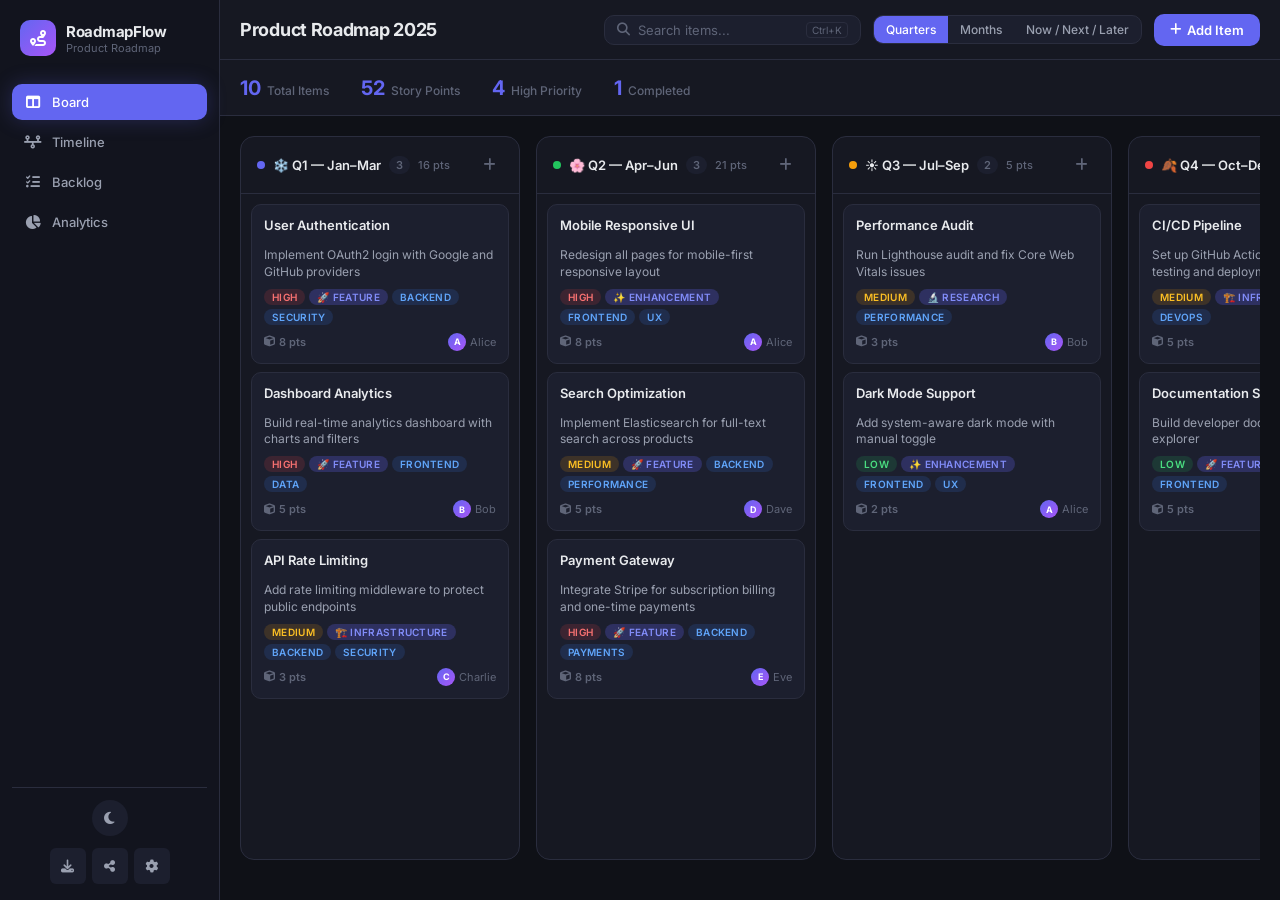
<file: index.html>
<!DOCTYPE html>
<html lang="en" data-theme="dark">
<head>
    <meta charset="UTF-8">
    <meta name="viewport" content="width=device-width, initial-scale=1.0">
    <title>RoadmapFlow — Product Roadmap Visualizer</title>
    <link rel="stylesheet" href="styles.css">
    <link rel="preconnect" href="https://fonts.googleapis.com">
    <link href="https://fonts.googleapis.com/css2?family=Inter:wght@300;400;500;600;700;800&display=swap" rel="stylesheet">
    <link rel="stylesheet" href="https://cdnjs.cloudflare.com/ajax/libs/font-awesome/6.5.1/css/all.min.css">
    <script>
(function(apiKey){
    (function(p,e,n,d,o){var v,w,x,y,z;o=p[d]=p[d]||{};o._q=o._q||[];
    v=['initialize','identify','updateOptions','pageLoad','track', 'trackAgent'];for(w=0,x=v.length;w<x;++w)(function(m){
    o[m]=o[m]||function(){o._q[m===v[0]?'unshift':'push']([m].concat([].slice.call(arguments,0)));};})(v[w]);
    y=e.createElement(n);y.async=!0;y.src='https://cdn.pendo.io/agent/static/'+apiKey+'/pendo.js';
    z=e.getElementsByTagName(n)[0];z.parentNode.insertBefore(y,z);})(window,document,'script','pendo');
})('6943eb4a-4681-40b3-b902-d4f6bc8f0415');
</script>
</head>
<body>
    <!-- App Shell -->
    <div class="app">
        <!-- Sidebar -->
        <aside class="sidebar" id="sidebar">
            <div class="sidebar-brand">
                <div class="brand-icon"><i class="fas fa-route"></i></div>
                <div class="brand-text">
                    <span class="brand-name">RoadmapFlow</span>
                    <span class="brand-sub">Product Roadmap</span>
                </div>
            </div>

            <nav class="sidebar-nav">
                <button class="nav-btn active" data-view="board" title="Board View">
                    <i class="fas fa-columns"></i><span>Board</span>
                </button>
                <button class="nav-btn" data-view="timeline" title="Timeline View">
                    <i class="fas fa-timeline"></i><span>Timeline</span>
                </button>
                <button class="nav-btn" data-view="backlog" title="Backlog">
                    <i class="fas fa-list-check"></i><span>Backlog</span>
                </button>
                <button class="nav-btn" data-view="analytics" title="Analytics">
                    <i class="fas fa-chart-pie"></i><span>Analytics</span>
                </button>
            </nav>

            <div class="sidebar-bottom">
                <div class="theme-switcher">
                    <button class="theme-btn" id="themeToggle" title="Toggle theme">
                        <i class="fas fa-moon"></i>
                    </button>
                </div>
                <div class="sidebar-actions">
                    <button class="action-btn" id="exportBtn" title="Export Roadmap">
                        <i class="fas fa-download"></i>
                    </button>
                    <button class="action-btn" id="shareBtn" title="Share Roadmap">
                        <i class="fas fa-share-nodes"></i>
                    </button>
                    <button class="action-btn" id="settingsBtn" title="Settings">
                        <i class="fas fa-gear"></i>
                    </button>
                </div>
            </div>
        </aside>

        <!-- Main Content -->
        <main class="main">
            <!-- Top Bar -->
            <header class="topbar">
                <div class="topbar-left">
                    <button class="hamburger" id="menuBtn"><i class="fas fa-bars"></i></button>
                    <div class="roadmap-title-wrap">
                        <h1 class="roadmap-title" id="roadmapTitle">Product Roadmap 2025</h1>
                        <button class="edit-title-btn" id="editTitleBtn"><i class="fas fa-pen"></i></button>
                    </div>
                </div>
                <div class="topbar-right">
                    <div class="search-box" id="searchBox">
                        <i class="fas fa-search"></i>
                        <input type="text" id="searchInput" placeholder="Search items...">
                        <kbd>Ctrl+K</kbd>
                    </div>
                    <div class="view-switcher">
                        <button class="vs-btn active" data-period="quarters">Quarters</button>
                        <button class="vs-btn" data-period="months">Months</button>
                        <button class="vs-btn" data-period="now-next-later">Now / Next / Later</button>
                    </div>
                    <button class="add-btn" id="addItemBtn">
                        <i class="fas fa-plus"></i><span>Add Item</span>
                    </button>
                </div>
            </header>

            <!-- Stats Strip -->
            <div class="stats-strip">
                <div class="stat">
                    <span class="stat-val" id="statTotal">0</span>
                    <span class="stat-lbl">Total Items</span>
                </div>
                <div class="stat">
                    <span class="stat-val" id="statPoints">0</span>
                    <span class="stat-lbl">Story Points</span>
                </div>
                <div class="stat">
                    <span class="stat-val" id="statHigh">0</span>
                    <span class="stat-lbl">High Priority</span>
                </div>
                <div class="stat">
                    <span class="stat-val" id="statDone">0</span>
                    <span class="stat-lbl">Completed</span>
                </div>
            </div>

            <!-- Board View -->
            <section class="view active" id="view-board">
                <div class="board" id="board">
                    <!-- Columns rendered by JS -->
                </div>
            </section>

            <!-- Timeline View -->
            <section class="view" id="view-timeline">
                <div class="timeline" id="timeline"></div>
            </section>

            <!-- Backlog View -->
            <section class="view" id="view-backlog">
                <div class="backlog-header">
                    <h2>Backlog</h2>
                    <button class="add-btn small" id="addBacklogBtn">
                        <i class="fas fa-plus"></i><span>Add to Backlog</span>
                    </button>
                </div>
                <div class="backlog-list" id="backlogList"></div>
            </section>

            <!-- Analytics View -->
            <section class="view" id="view-analytics">
                <div class="analytics-grid" id="analyticsGrid"></div>
            </section>
        </main>
    </div>

    <!-- Add/Edit Modal -->
    <div class="modal-overlay" id="itemModal">
        <div class="modal">
            <div class="modal-head">
                <h2 id="modalTitle">Add Roadmap Item</h2>
                <button class="modal-close" id="modalClose"><i class="fas fa-xmark"></i></button>
            </div>
            <form id="itemForm" class="modal-body">
                <input type="hidden" id="itemId">
                <div class="field">
                    <label>Title <span class="req">*</span></label>
                    <input type="text" id="itemTitle" placeholder="e.g., User Authentication" required>
                </div>
                <div class="field">
                    <label>Description</label>
                    <textarea id="itemDesc" rows="3" placeholder="Describe the feature..."></textarea>
                </div>
                <div class="row">
                    <div class="field">
                        <label>Category</label>
                        <select id="itemCategory">
                            <option value="feature">🚀 Feature</option>
                            <option value="enhancement">✨ Enhancement</option>
                            <option value="bugfix">🐛 Bug Fix</option>
                            <option value="research">🔬 Research</option>
                            <option value="infrastructure">🏗️ Infrastructure</option>
                        </select>
                    </div>
                    <div class="field">
                        <label>Priority</label>
                        <select id="itemPriority">
                            <option value="high">🔴 High</option>
                            <option value="medium" selected>🟡 Medium</option>
                            <option value="low">🟢 Low</option>
                        </select>
                    </div>
                </div>
                <div class="row">
                    <div class="field">
                        <label>Story Points</label>
                        <input type="number" id="itemPoints" min="1" max="21" value="3">
                    </div>
                    <div class="field">
                        <label>Column</label>
                        <select id="itemColumn"></select>
                    </div>
                </div>
                <div class="row">
                    <div class="field">
                        <label>Tags</label>
                        <input type="text" id="itemTags" placeholder="frontend, api, ux">
                    </div>
                    <div class="field">
                        <label>Owner</label>
                        <input type="text" id="itemOwner" placeholder="e.g., Alice">
                    </div>
                </div>
                <div class="modal-actions">
                    <button type="button" class="btn-cancel" id="modalCancel">Cancel</button>
                    <button type="submit" class="btn-save"><i class="fas fa-check"></i> Save Item</button>
                </div>
            </form>
        </div>
    </div>

    <!-- Share Modal -->
    <div class="modal-overlay" id="shareModal">
        <div class="modal">
            <div class="modal-head">
                <h2>Share Roadmap</h2>
                <button class="modal-close" id="shareModalClose"><i class="fas fa-xmark"></i></button>
            </div>
            <div class="modal-body share-body">
                <div class="share-link-wrap">
                    <input type="text" id="shareLink" readonly>
                    <button class="btn-copy" id="copyLinkBtn"><i class="fas fa-copy"></i> Copy</button>
                </div>
                <div class="share-socials">
                    <button class="social-btn twitter" id="shareTwitter"><i class="fab fa-x-twitter"></i> Twitter</button>
                    <button class="social-btn linkedin" id="shareLinkedin"><i class="fab fa-linkedin"></i> LinkedIn</button>
                    <button class="social-btn slack" id="shareSlack"><i class="fab fa-slack"></i> Slack</button>
                </div>
                <div class="field">
                    <label>Embed Code</label>
                    <textarea id="embedCode" readonly rows="2"></textarea>
                </div>
            </div>
        </div>
    </div>

    <!-- Settings Modal -->
    <div class="modal-overlay" id="settingsModal">
        <div class="modal">
            <div class="modal-head">
                <h2>Settings</h2>
                <button class="modal-close" id="settingsModalClose"><i class="fas fa-xmark"></i></button>
            </div>
            <div class="modal-body">
                <div class="field">
                    <label>Roadmap Name</label>
                    <input type="text" id="settingName" value="Product Roadmap 2025">
                </div>
                <div class="field">
                    <label>Default View</label>
                    <select id="settingView">
                        <option value="quarters">Quarters</option>
                        <option value="months">Months</option>
                        <option value="now-next-later">Now / Next / Later</option>
                    </select>
                </div>
                <div class="settings-danger">
                    <h3>Data Management</h3>
                    <button class="btn-export" id="exportJsonBtn"><i class="fas fa-download"></i> Export JSON</button>
                    <button class="btn-import" id="importJsonBtn"><i class="fas fa-upload"></i> Import JSON</button>
                    <input type="file" id="importFile" accept=".json" hidden>
                    <button class="btn-danger" id="clearDataBtn"><i class="fas fa-trash"></i> Clear All Data</button>
                </div>
            </div>
        </div>
    </div>

    <!-- Toast -->
    <div class="toast" id="toast">
        <i class="fas fa-check-circle"></i>
        <span id="toastMsg">Saved!</span>
    </div>

    <!-- Confirm Dialog -->
    <div class="modal-overlay" id="confirmDialog">
        <div class="modal confirm-modal">
            <div class="modal-head">
                <h2 id="confirmTitle">Confirm</h2>
            </div>
            <div class="modal-body">
                <p id="confirmMsg">Are you sure?</p>
                <div class="modal-actions">
                    <button class="btn-cancel" id="confirmNo">Cancel</button>
                    <button class="btn-danger" id="confirmYes">Delete</button>
                </div>
            </div>
        </div>
    </div>

    <script src="app.js"></script>
</body>
</html>
</file>
<file: styles.css>
/* ============================================
   RoadmapFlow — Product Roadmap Visualizer
   Modern CSS with Dark/Light theme support
   ============================================ */

:root {
    /* Dark Theme (default) */
    --bg-primary: #0f1117;
    --bg-secondary: #161822;
    --bg-card: #1c1f2e;
    --bg-card-hover: #232639;
    --bg-sidebar: #12141e;
    --bg-input: #1c1f2e;
    --bg-modal: #1c1f2e;
    --bg-overlay: rgba(0,0,0,0.6);
    --bg-tooltip: #2a2d3e;

    --text-primary: #e8eaed;
    --text-secondary: #9aa0b0;
    --text-muted: #5f6578;
    --text-inverse: #0f1117;

    --accent: #6366f1;
    --accent-hover: #818cf8;
    --accent-glow: rgba(99,102,241,0.25);

    --success: #22c55e;
    --warning: #f59e0b;
    --danger: #ef4444;
    --info: #3b82f6;

    --border: #2a2d3e;
    --border-light: #363a4e;

    --radius-sm: 6px;
    --radius-md: 10px;
    --radius-lg: 14px;
    --radius-xl: 20px;

    --shadow-sm: 0 1px 3px rgba(0,0,0,0.3);
    --shadow-md: 0 4px 12px rgba(0,0,0,0.4);
    --shadow-lg: 0 8px 30px rgba(0,0,0,0.5);
    --shadow-glow: 0 0 20px var(--accent-glow);

    --sidebar-w: 220px;
    --topbar-h: 60px;
    --stats-h: 56px;

    --transition: 0.2s ease;
    --transition-slow: 0.35s ease;
}

[data-theme="light"] {
    --bg-primary: #f5f6fa;
    --bg-secondary: #ffffff;
    --bg-card: #ffffff;
    --bg-card-hover: #f0f1f5;
    --bg-sidebar: #ffffff;
    --bg-input: #f0f1f5;
    --bg-modal: #ffffff;
    --bg-overlay: rgba(0,0,0,0.3);
    --bg-tooltip: #1c1f2e;

    --text-primary: #1a1d2e;
    --text-secondary: #5f6578;
    --text-muted: #9aa0b0;
    --text-inverse: #ffffff;

    --border: #e2e4ea;
    --border-light: #d0d2da;

    --shadow-sm: 0 1px 3px rgba(0,0,0,0.08);
    --shadow-md: 0 4px 12px rgba(0,0,0,0.1);
    --shadow-lg: 0 8px 30px rgba(0,0,0,0.12);
}

/* ============ Reset ============ */
*, *::before, *::after {
    margin: 0;
    padding: 0;
    box-sizing: border-box;
}

html {
    font-size: 14px;
    scroll-behavior: smooth;
}

body {
    font-family: 'Inter', -apple-system, BlinkMacSystemFont, sans-serif;
    background: var(--bg-primary);
    color: var(--text-primary);
    overflow: hidden;
    height: 100vh;
}

button {
    cursor: pointer;
    border: none;
    outline: none;
    font-family: inherit;
    font-size: inherit;
}

input, select, textarea {
    font-family: inherit;
    font-size: inherit;
    outline: none;
}

/* ============ App Layout ============ */
.app {
    display: flex;
    height: 100vh;
    overflow: hidden;
}

/* ============ Sidebar ============ */
.sidebar {
    width: var(--sidebar-w);
    background: var(--bg-sidebar);
    border-right: 1px solid var(--border);
    display: flex;
    flex-direction: column;
    padding: 16px 12px;
    gap: 24px;
    transition: transform var(--transition-slow);
    z-index: 100;
    flex-shrink: 0;
}

.sidebar-brand {
    display: flex;
    align-items: center;
    gap: 10px;
    padding: 4px 8px;
}

.brand-icon {
    width: 36px;
    height: 36px;
    background: linear-gradient(135deg, var(--accent), #a855f7);
    border-radius: var(--radius-md);
    display: flex;
    align-items: center;
    justify-content: center;
    color: #fff;
    font-size: 16px;
    flex-shrink: 0;
}

.brand-text {
    display: flex;
    flex-direction: column;
}

.brand-name {
    font-weight: 700;
    font-size: 15px;
    letter-spacing: -0.3px;
}

.brand-sub {
    font-size: 11px;
    color: var(--text-muted);
    font-weight: 400;
}

.sidebar-nav {
    display: flex;
    flex-direction: column;
    gap: 4px;
    flex: 1;
}

.nav-btn {
    display: flex;
    align-items: center;
    gap: 10px;
    padding: 10px 12px;
    border-radius: var(--radius-md);
    background: transparent;
    color: var(--text-secondary);
    font-weight: 500;
    font-size: 13px;
    transition: all var(--transition);
    width: 100%;
    text-align: left;
}

.nav-btn:hover {
    background: var(--bg-card);
    color: var(--text-primary);
}

.nav-btn.active {
    background: var(--accent);
    color: #fff;
    box-shadow: var(--shadow-glow);
}

.nav-btn i {
    width: 18px;
    text-align: center;
    font-size: 14px;
}

.sidebar-bottom {
    display: flex;
    flex-direction: column;
    gap: 12px;
    padding-top: 12px;
    border-top: 1px solid var(--border);
}

.theme-switcher {
    display: flex;
    justify-content: center;
}

.theme-btn {
    width: 36px;
    height: 36px;
    border-radius: 50%;
    background: var(--bg-card);
    color: var(--text-secondary);
    display: flex;
    align-items: center;
    justify-content: center;
    transition: all var(--transition);
    font-size: 14px;
}

.theme-btn:hover {
    background: var(--accent);
    color: #fff;
    transform: rotate(20deg);
}

.sidebar-actions {
    display: flex;
    gap: 6px;
    justify-content: center;
}

.action-btn {
    width: 36px;
    height: 36px;
    border-radius: var(--radius-sm);
    background: var(--bg-card);
    color: var(--text-secondary);
    display: flex;
    align-items: center;
    justify-content: center;
    transition: all var(--transition);
    font-size: 13px;
}

.action-btn:hover {
    background: var(--accent);
    color: #fff;
}

/* ============ Main ============ */
.main {
    flex: 1;
    display: flex;
    flex-direction: column;
    overflow: hidden;
    min-width: 0;
}

/* ============ Top Bar ============ */
.topbar {
    height: var(--topbar-h);
    background: var(--bg-secondary);
    border-bottom: 1px solid var(--border);
    display: flex;
    align-items: center;
    justify-content: space-between;
    padding: 0 20px;
    gap: 16px;
    flex-shrink: 0;
}

.topbar-left {
    display: flex;
    align-items: center;
    gap: 12px;
    min-width: 0;
}

.hamburger {
    display: none;
    background: transparent;
    color: var(--text-secondary);
    font-size: 18px;
    padding: 6px;
}

.roadmap-title-wrap {
    display: flex;
    align-items: center;
    gap: 8px;
}

.roadmap-title {
    font-size: 18px;
    font-weight: 700;
    letter-spacing: -0.3px;
    white-space: nowrap;
    overflow: hidden;
    text-overflow: ellipsis;
}

.edit-title-btn {
    background: transparent;
    color: var(--text-muted);
    font-size: 12px;
    padding: 4px;
    opacity: 0;
    transition: opacity var(--transition);
}

.roadmap-title-wrap:hover .edit-title-btn {
    opacity: 1;
}

.edit-title-btn:hover {
    color: var(--accent);
}

.topbar-right {
    display: flex;
    align-items: center;
    gap: 12px;
}

.search-box {
    display: flex;
    align-items: center;
    gap: 8px;
    background: var(--bg-input);
    border: 1px solid var(--border);
    border-radius: var(--radius-md);
    padding: 6px 12px;
    transition: border-color var(--transition);
}

.search-box:focus-within {
    border-color: var(--accent);
    box-shadow: 0 0 0 3px var(--accent-glow);
}

.search-box i {
    color: var(--text-muted);
    font-size: 13px;
}

.search-box input {
    background: transparent;
    border: none;
    color: var(--text-primary);
    width: 160px;
    font-size: 13px;
}

.search-box input::placeholder {
    color: var(--text-muted);
}

.search-box kbd {
    background: var(--bg-card);
    border: 1px solid var(--border);
    border-radius: 4px;
    padding: 1px 5px;
    font-size: 10px;
    color: var(--text-muted);
    font-family: inherit;
}

.view-switcher {
    display: flex;
    background: var(--bg-input);
    border-radius: var(--radius-md);
    border: 1px solid var(--border);
    overflow: hidden;
}

.vs-btn {
    padding: 6px 12px;
    background: transparent;
    color: var(--text-secondary);
    font-size: 12px;
    font-weight: 500;
    transition: all var(--transition);
    white-space: nowrap;
}

.vs-btn:hover {
    color: var(--text-primary);
    background: var(--bg-card-hover);
}

.vs-btn.active {
    background: var(--accent);
    color: #fff;
}

.add-btn {
    display: flex;
    align-items: center;
    gap: 6px;
    padding: 8px 16px;
    background: var(--accent);
    color: #fff;
    border-radius: var(--radius-md);
    font-weight: 600;
    font-size: 13px;
    transition: all var(--transition);
    white-space: nowrap;
}

.add-btn:hover {
    background: var(--accent-hover);
    box-shadow: var(--shadow-glow);
    transform: translateY(-1px);
}

.add-btn.small {
    padding: 6px 12px;
    font-size: 12px;
}

/* ============ Stats Strip ============ */
.stats-strip {
    height: var(--stats-h);
    background: var(--bg-secondary);
    border-bottom: 1px solid var(--border);
    display: flex;
    align-items: center;
    padding: 0 20px;
    gap: 32px;
    flex-shrink: 0;
}

.stat {
    display: flex;
    align-items: baseline;
    gap: 6px;
}

.stat-val {
    font-size: 20px;
    font-weight: 700;
    color: var(--accent);
}

.stat-lbl {
    font-size: 12px;
    color: var(--text-muted);
    font-weight: 500;
}

/* ============ Views ============ */
.view {
    display: none;
    flex: 1;
    overflow: auto;
    padding: 20px;
}

.view.active {
    display: flex;
    flex-direction: column;
}

/* ============ Board ============ */
.board {
    display: flex;
    gap: 16px;
    flex: 1;
    overflow-x: auto;
    padding-bottom: 20px;
    min-height: 0;
}

.column {
    min-width: 280px;
    max-width: 320px;
    flex: 1;
    display: flex;
    flex-direction: column;
    background: var(--bg-secondary);
    border-radius: var(--radius-lg);
    border: 1px solid var(--border);
    overflow: hidden;
    flex-shrink: 0;
}

.column-head {
    padding: 14px 16px;
    display: flex;
    align-items: center;
    justify-content: space-between;
    border-bottom: 1px solid var(--border);
    flex-shrink: 0;
}

.col-title-wrap {
    display: flex;
    align-items: center;
    gap: 8px;
}

.col-dot {
    width: 8px;
    height: 8px;
    border-radius: 50%;
    flex-shrink: 0;
}

.col-title {
    font-weight: 600;
    font-size: 13px;
}

.col-count {
    background: var(--bg-card);
    color: var(--text-muted);
    font-size: 11px;
    font-weight: 600;
    padding: 2px 7px;
    border-radius: 10px;
}

.col-pts {
    font-size: 11px;
    color: var(--text-muted);
    font-weight: 500;
}

.col-add-btn {
    width: 28px;
    height: 28px;
    border-radius: var(--radius-sm);
    background: transparent;
    color: var(--text-muted);
    display: flex;
    align-items: center;
    justify-content: center;
    transition: all var(--transition);
    font-size: 14px;
}

.col-add-btn:hover {
    background: var(--accent);
    color: #fff;
}

.column-body {
    flex: 1;
    padding: 10px;
    display: flex;
    flex-direction: column;
    gap: 8px;
    overflow-y: auto;
    min-height: 60px;
}

.column-body.drag-over {
    background: var(--accent-glow);
    border: 2px dashed var(--accent);
    border-radius: var(--radius-md);
}

/* ============ Cards ============ */
.card {
    background: var(--bg-card);
    border: 1px solid var(--border);
    border-radius: var(--radius-md);
    padding: 12px;
    cursor: grab;
    transition: all var(--transition);
    position: relative;
}

.card:hover {
    background: var(--bg-card-hover);
    border-color: var(--border-light);
    box-shadow: var(--shadow-md);
    transform: translateY(-2px);
}

.card.dragging {
    opacity: 0.5;
    transform: rotate(2deg);
}

.card-head {
    display: flex;
    align-items: flex-start;
    justify-content: space-between;
    gap: 8px;
    margin-bottom: 6px;
}

.card-title {
    font-weight: 600;
    font-size: 13px;
    line-height: 1.3;
    flex: 1;
}

.card-actions {
    display: flex;
    gap: 2px;
    opacity: 0;
    transition: opacity var(--transition);
}

.card:hover .card-actions {
    opacity: 1;
}

.card-action-btn {
    width: 24px;
    height: 24px;
    border-radius: 4px;
    background: transparent;
    color: var(--text-muted);
    display: flex;
    align-items: center;
    justify-content: center;
    font-size: 11px;
    transition: all var(--transition);
}

.card-action-btn:hover {
    background: var(--bg-primary);
    color: var(--text-primary);
}

.card-action-btn.delete:hover {
    color: var(--danger);
}

.card-desc {
    font-size: 12px;
    color: var(--text-secondary);
    line-height: 1.4;
    margin-bottom: 8px;
    display: -webkit-box;
    -webkit-line-clamp: 2;
    -webkit-box-orient: vertical;
    overflow: hidden;
}

.card-tags {
    display: flex;
    flex-wrap: wrap;
    gap: 4px;
    margin-bottom: 8px;
}

.tag {
    padding: 2px 8px;
    border-radius: 10px;
    font-size: 10px;
    font-weight: 600;
    text-transform: uppercase;
    letter-spacing: 0.3px;
}

.tag-priority-high { background: rgba(239,68,68,0.15); color: #f87171; }
.tag-priority-medium { background: rgba(245,158,11,0.15); color: #fbbf24; }
.tag-priority-low { background: rgba(34,197,94,0.15); color: #4ade80; }

.tag-category {
    background: var(--accent-glow);
    color: var(--accent-hover);
}

.tag-custom {
    background: rgba(59,130,246,0.15);
    color: #60a5fa;
}

.card-meta {
    display: flex;
    align-items: center;
    justify-content: space-between;
    font-size: 11px;
    color: var(--text-muted);
}

.card-points {
    display: flex;
    align-items: center;
    gap: 4px;
    font-weight: 600;
}

.card-owner {
    display: flex;
    align-items: center;
    gap: 4px;
}

.owner-avatar {
    width: 18px;
    height: 18px;
    border-radius: 50%;
    background: linear-gradient(135deg, var(--accent), #a855f7);
    display: flex;
    align-items: center;
    justify-content: center;
    font-size: 9px;
    color: #fff;
    font-weight: 700;
}

/* ============ Timeline View ============ */
.timeline {
    display: flex;
    flex-direction: column;
    gap: 0;
    position: relative;
    padding-left: 120px;
}

.timeline::before {
    content: '';
    position: absolute;
    left: 110px;
    top: 0;
    bottom: 0;
    width: 2px;
    background: var(--border);
}

.timeline-month {
    position: relative;
    padding: 16px 0 16px 32px;
}

.timeline-month::before {
    content: '';
    position: absolute;
    left: -6px;
    top: 22px;
    width: 12px;
    height: 12px;
    border-radius: 50%;
    background: var(--accent);
    border: 3px solid var(--bg-primary);
    z-index: 1;
}

.timeline-label {
    position: absolute;
    left: -140px;
    top: 16px;
    width: 100px;
    text-align: right;
    font-weight: 600;
    font-size: 13px;
    color: var(--text-secondary);
}

.timeline-items {
    display: flex;
    flex-wrap: wrap;
    gap: 8px;
}

.timeline-card {
    background: var(--bg-card);
    border: 1px solid var(--border);
    border-radius: var(--radius-md);
    padding: 10px 14px;
    font-size: 12px;
    font-weight: 500;
    transition: all var(--transition);
    cursor: pointer;
}

.timeline-card:hover {
    border-color: var(--accent);
    box-shadow: var(--shadow-glow);
}

.timeline-card .tc-title {
    font-weight: 600;
    margin-bottom: 4px;
}

.timeline-card .tc-meta {
    display: flex;
    gap: 8px;
    font-size: 10px;
    color: var(--text-muted);
}

/* ============ Backlog View ============ */
.backlog-header {
    display: flex;
    align-items: center;
    justify-content: space-between;
    margin-bottom: 16px;
}

.backlog-header h2 {
    font-size: 18px;
    font-weight: 700;
}

.backlog-list {
    display: flex;
    flex-direction: column;
    gap: 8px;
}

.backlog-item {
    display: flex;
    align-items: center;
    gap: 12px;
    background: var(--bg-card);
    border: 1px solid var(--border);
    border-radius: var(--radius-md);
    padding: 12px 16px;
    transition: all var(--transition);
}

.backlog-item:hover {
    border-color: var(--border-light);
    box-shadow: var(--shadow-sm);
}

.backlog-item .bi-title {
    flex: 1;
    font-weight: 500;
    font-size: 13px;
}

.backlog-item .bi-meta {
    display: flex;
    align-items: center;
    gap: 12px;
    font-size: 12px;
    color: var(--text-muted);
}

.backlog-item .bi-actions {
    display: flex;
    gap: 4px;
}

.backlog-item .bi-actions button {
    width: 28px;
    height: 28px;
    border-radius: var(--radius-sm);
    background: transparent;
    color: var(--text-muted);
    display: flex;
    align-items: center;
    justify-content: center;
    font-size: 12px;
    transition: all var(--transition);
}

.backlog-item .bi-actions button:hover {
    background: var(--accent);
    color: #fff;
}

.backlog-item .bi-actions button.del:hover {
    background: var(--danger);
}

/* ============ Analytics View ============ */
.analytics-grid {
    display: grid;
    grid-template-columns: repeat(auto-fit, minmax(280px, 1fr));
    gap: 16px;
}

.analytics-card {
    background: var(--bg-card);
    border: 1px solid var(--border);
    border-radius: var(--radius-lg);
    padding: 20px;
}

.analytics-card h3 {
    font-size: 14px;
    font-weight: 600;
    margin-bottom: 16px;
    color: var(--text-secondary);
}

.chart-bar-wrap {
    display: flex;
    flex-direction: column;
    gap: 10px;
}

.chart-bar {
    display: flex;
    align-items: center;
    gap: 10px;
}

.chart-bar-label {
    width: 80px;
    font-size: 12px;
    font-weight: 500;
    color: var(--text-secondary);
    text-align: right;
    flex-shrink: 0;
}

.chart-bar-track {
    flex: 1;
    height: 24px;
    background: var(--bg-primary);
    border-radius: var(--radius-sm);
    overflow: hidden;
    position: relative;
}

.chart-bar-fill {
    height: 100%;
    border-radius: var(--radius-sm);
    transition: width 0.6s ease;
    display: flex;
    align-items: center;
    padding-left: 8px;
    font-size: 11px;
    font-weight: 600;
    color: #fff;
    min-width: fit-content;
}

.chart-bar-fill.accent { background: var(--accent); }
.chart-bar-fill.success { background: var(--success); }
.chart-bar-fill.warning { background: var(--warning); }
.chart-bar-fill.danger { background: var(--danger); }
.chart-bar-fill.info { background: var(--info); }

.donut-wrap {
    display: flex;
    align-items: center;
    justify-content: center;
    gap: 24px;
}

.donut {
    width: 120px;
    height: 120px;
    position: relative;
}

.donut svg {
    transform: rotate(-90deg);
}

.donut-center {
    position: absolute;
    top: 50%;
    left: 50%;
    transform: translate(-50%, -50%);
    text-align: center;
}

.donut-center .donut-val {
    font-size: 24px;
    font-weight: 700;
    color: var(--text-primary);
}

.donut-center .donut-lbl {
    font-size: 10px;
    color: var(--text-muted);
}

.donut-legend {
    display: flex;
    flex-direction: column;
    gap: 8px;
}

.legend-item {
    display: flex;
    align-items: center;
    gap: 8px;
    font-size: 12px;
}

.legend-dot {
    width: 10px;
    height: 10px;
    border-radius: 50%;
    flex-shrink: 0;
}

/* ============ Modals ============ */
.modal-overlay {
    position: fixed;
    inset: 0;
    background: var(--bg-overlay);
    backdrop-filter: blur(4px);
    display: none;
    align-items: center;
    justify-content: center;
    z-index: 1000;
    animation: fadeIn 0.2s ease;
}

.modal-overlay.show {
    display: flex;
}

@keyframes fadeIn {
    from { opacity: 0; }
    to { opacity: 1; }
}

@keyframes slideUp {
    from { transform: translateY(20px); opacity: 0; }
    to { transform: translateY(0); opacity: 1; }
}

.modal {
    background: var(--bg-modal);
    border: 1px solid var(--border);
    border-radius: var(--radius-xl);
    width: 90%;
    max-width: 520px;
    max-height: 90vh;
    overflow-y: auto;
    animation: slideUp 0.25s ease;
    box-shadow: var(--shadow-lg);
}

.confirm-modal {
    max-width: 380px;
}

.modal-head {
    display: flex;
    align-items: center;
    justify-content: space-between;
    padding: 18px 24px;
    border-bottom: 1px solid var(--border);
}

.modal-head h2 {
    font-size: 16px;
    font-weight: 700;
}

.modal-close {
    width: 32px;
    height: 32px;
    border-radius: var(--radius-sm);
    background: transparent;
    color: var(--text-muted);
    display: flex;
    align-items: center;
    justify-content: center;
    font-size: 16px;
    transition: all var(--transition);
}

.modal-close:hover {
    background: var(--bg-card);
    color: var(--text-primary);
}

.modal-body {
    padding: 20px 24px 24px;
    display: flex;
    flex-direction: column;
    gap: 14px;
}

.field {
    display: flex;
    flex-direction: column;
    gap: 5px;
}

.field label {
    font-size: 12px;
    font-weight: 600;
    color: var(--text-secondary);
    text-transform: uppercase;
    letter-spacing: 0.3px;
}

.req { color: var(--danger); }

.field input,
.field select,
.field textarea {
    background: var(--bg-input);
    border: 1px solid var(--border);
    border-radius: var(--radius-sm);
    padding: 9px 12px;
    color: var(--text-primary);
    font-size: 13px;
    transition: border-color var(--transition);
}

.field input:focus,
.field select:focus,
.field textarea:focus {
    border-color: var(--accent);
    box-shadow: 0 0 0 3px var(--accent-glow);
}

.field textarea {
    resize: vertical;
    min-height: 60px;
}

.row {
    display: grid;
    grid-template-columns: 1fr 1fr;
    gap: 12px;
}

.modal-actions {
    display: flex;
    justify-content: flex-end;
    gap: 8px;
    margin-top: 8px;
}

.btn-cancel {
    padding: 8px 16px;
    border-radius: var(--radius-sm);
    background: var(--bg-card);
    color: var(--text-secondary);
    font-weight: 500;
    font-size: 13px;
    transition: all var(--transition);
}

.btn-cancel:hover {
    background: var(--bg-card-hover);
    color: var(--text-primary);
}

.btn-save {
    padding: 8px 20px;
    border-radius: var(--radius-sm);
    background: var(--accent);
    color: #fff;
    font-weight: 600;
    font-size: 13px;
    display: flex;
    align-items: center;
    gap: 6px;
    transition: all var(--transition);
}

.btn-save:hover {
    background: var(--accent-hover);
    box-shadow: var(--shadow-glow);
}

.btn-danger {
    padding: 8px 16px;
    border-radius: var(--radius-sm);
    background: rgba(239,68,68,0.15);
    color: var(--danger);
    font-weight: 600;
    font-size: 13px;
    display: flex;
    align-items: center;
    gap: 6px;
    transition: all var(--transition);
    width: 100%;
    justify-content: center;
}

.btn-danger:hover {
    background: var(--danger);
    color: #fff;
}

.btn-export, .btn-import {
    padding: 8px 16px;
    border-radius: var(--radius-sm);
    background: var(--bg-card);
    color: var(--text-secondary);
    font-weight: 500;
    font-size: 13px;
    display: flex;
    align-items: center;
    gap: 6px;
    transition: all var(--transition);
    width: 100%;
    justify-content: center;
}

.btn-export:hover { background: var(--accent); color: #fff; }
.btn-import:hover { background: var(--info); color: #fff; }

.settings-danger {
    display: flex;
    flex-direction: column;
    gap: 8px;
    padding-top: 16px;
    border-top: 1px solid var(--border);
}

.settings-danger h3 {
    font-size: 13px;
    font-weight: 600;
    color: var(--text-secondary);
    margin-bottom: 4px;
}

/* Share modal */
.share-body {
    gap: 16px;
}

.share-link-wrap {
    display: flex;
    gap: 8px;
}

.share-link-wrap input {
    flex: 1;
    background: var(--bg-input);
    border: 1px solid var(--border);
    border-radius: var(--radius-sm);
    padding: 8px 12px;
    color: var(--text-primary);
    font-size: 13px;
}

.btn-copy {
    padding: 8px 14px;
    border-radius: var(--radius-sm);
    background: var(--accent);
    color: #fff;
    font-weight: 600;
    font-size: 12px;
    display: flex;
    align-items: center;
    gap: 6px;
    transition: all var(--transition);
    white-space: nowrap;
}

.btn-copy:hover {
    background: var(--accent-hover);
}

.share-socials {
    display: flex;
    gap: 8px;
}

.social-btn {
    flex: 1;
    padding: 10px;
    border-radius: var(--radius-sm);
    font-weight: 600;
    font-size: 12px;
    display: flex;
    align-items: center;
    justify-content: center;
    gap: 6px;
    transition: all var(--transition);
    color: #fff;
}

.social-btn.twitter { background: #000; }
.social-btn.twitter:hover { background: #333; }
.social-btn.linkedin { background: #0a66c2; }
.social-btn.linkedin:hover { background: #0d7fe9; }
.social-btn.slack { background: #4a154b; }
.social-btn.slack:hover { background: #611f69; }

/* ============ Toast ============ */
.toast {
    position: fixed;
    bottom: 24px;
    right: 24px;
    background: var(--bg-card);
    border: 1px solid var(--border);
    border-radius: var(--radius-md);
    padding: 12px 20px;
    display: flex;
    align-items: center;
    gap: 10px;
    font-size: 13px;
    font-weight: 500;
    box-shadow: var(--shadow-lg);
    transform: translateY(100px);
    opacity: 0;
    transition: all 0.3s ease;
    z-index: 2000;
}

.toast.show {
    transform: translateY(0);
    opacity: 1;
}

.toast i {
    color: var(--success);
    font-size: 16px;
}

/* ============ Empty State ============ */
.empty-state {
    display: flex;
    flex-direction: column;
    align-items: center;
    justify-content: center;
    padding: 40px 20px;
    color: var(--text-muted);
    text-align: center;
    gap: 12px;
}

.empty-state i {
    font-size: 32px;
    opacity: 0.5;
}

.empty-state p {
    font-size: 13px;
}

/* ============ Scrollbar ============ */
::-webkit-scrollbar {
    width: 6px;
    height: 6px;
}

::-webkit-scrollbar-track {
    background: transparent;
}

::-webkit-scrollbar-thumb {
    background: var(--border);
    border-radius: 3px;
}

::-webkit-scrollbar-thumb:hover {
    background: var(--border-light);
}

/* ============ Responsive ============ */
@media (max-width: 768px) {
    .sidebar {
        position: fixed;
        left: 0;
        top: 0;
        bottom: 0;
        transform: translateX(-100%);
    }

    .sidebar.open {
        transform: translateX(0);
        box-shadow: var(--shadow-lg);
    }

    .hamburger {
        display: flex;
    }

    .search-box kbd {
        display: none;
    }

    .search-box input {
        width: 100px;
    }

    .view-switcher {
        display: none;
    }

    .topbar {
        padding: 0 12px;
    }

    .stats-strip {
        padding: 0 12px;
        gap: 16px;
        overflow-x: auto;
    }

    .view {
        padding: 12px;
    }

    .board {
        gap: 12px;
    }

    .column {
        min-width: 260px;
    }

    .add-btn span {
        display: none;
    }
}

@media (max-width: 480px) {
    .search-box {
        display: none;
    }

    .roadmap-title {
        font-size: 15px;
    }
}

/* ============ Animations ============ */
@keyframes cardEnter {
    from {
        opacity: 0;
        transform: translateY(10px);
    }
    to {
        opacity: 1;
        transform: translateY(0);
    }
}

.card {
    animation: cardEnter 0.3s ease;
}

/* ============ Print ============ */
@media print {
    .sidebar, .topbar, .stats-strip, .add-btn, .card-actions {
        display: none !important;
    }

    .view {
        padding: 0 !important;
    }

    .column {
        break-inside: avoid;
    }
}
</file>
